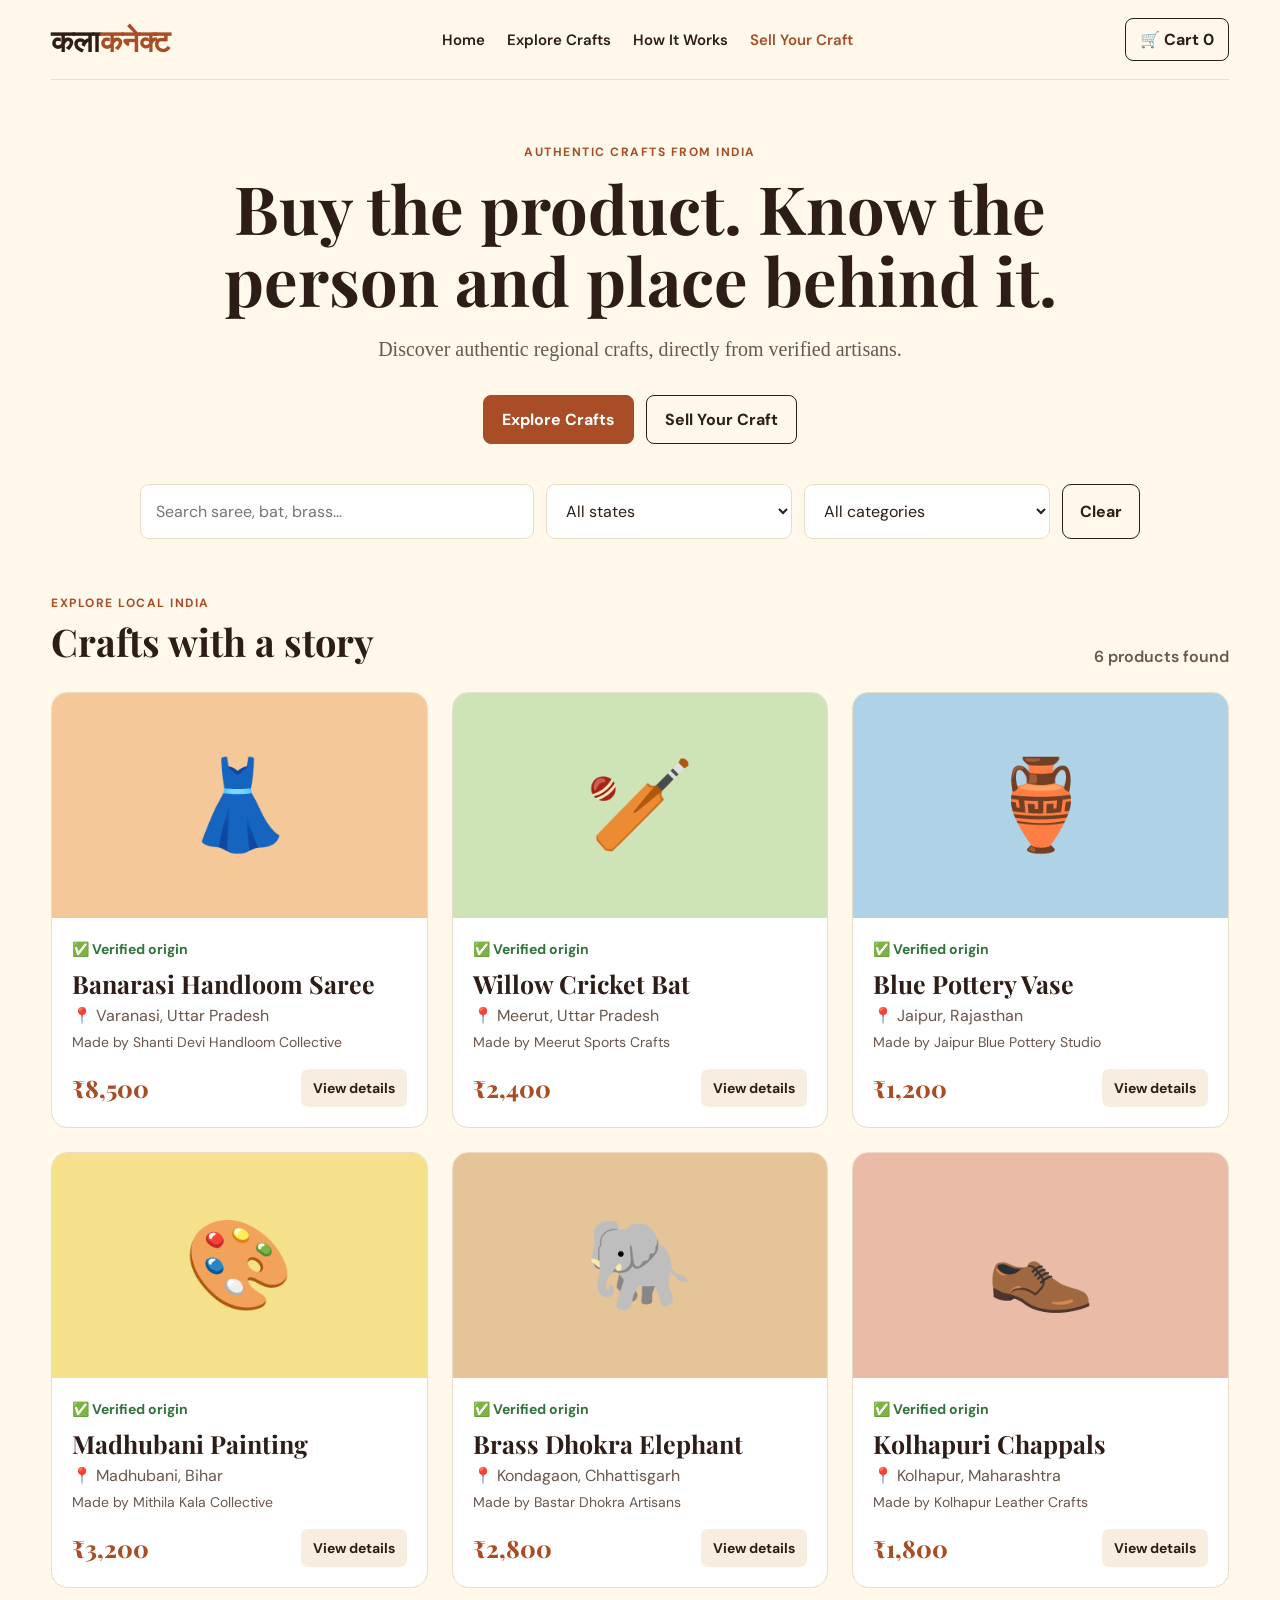
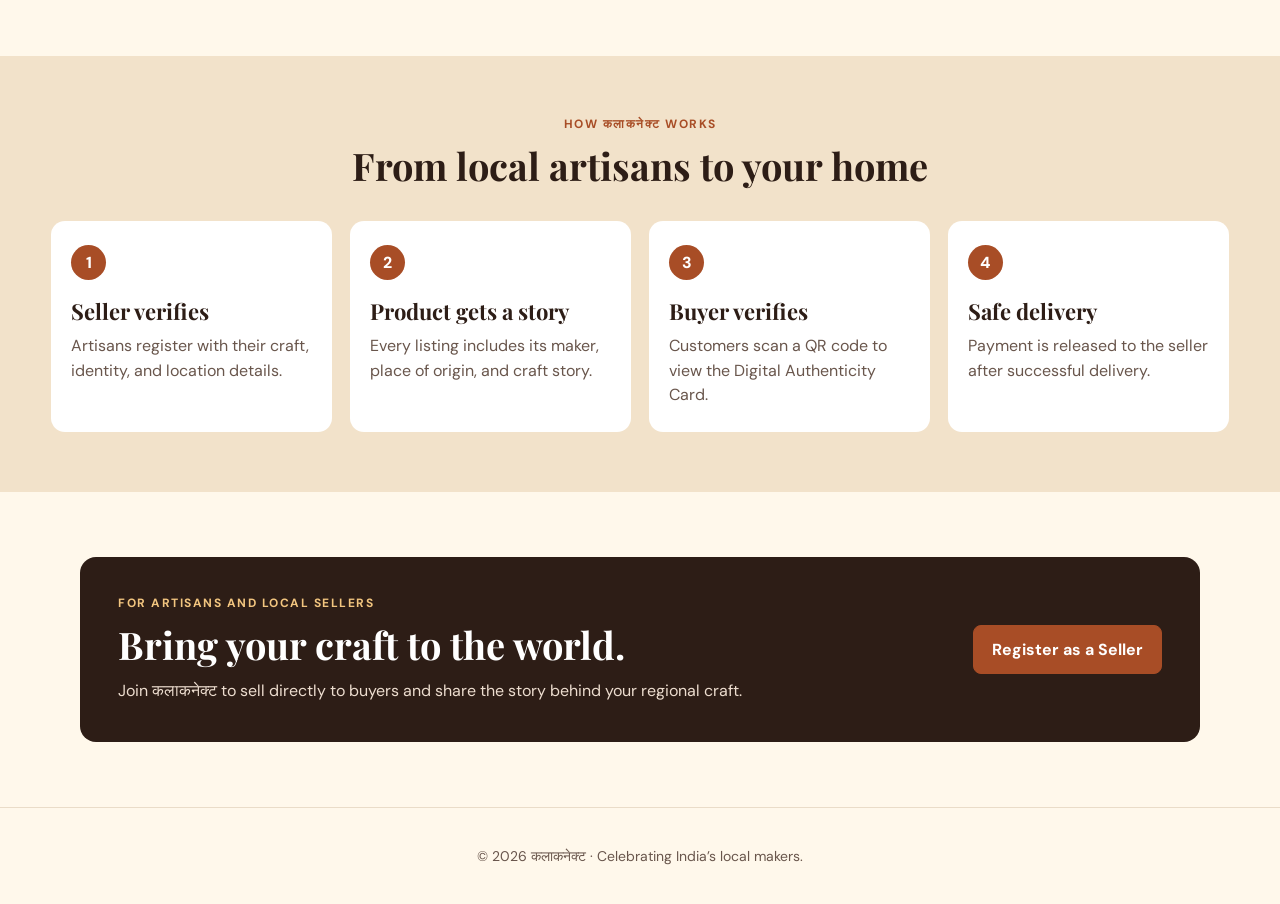
<file: index.html>
<!DOCTYPE html>
<html lang="en">
<head>
  <meta charset="UTF-8">
  <meta name="viewport" content="width=device-width, initial-scale=1.0">
  <title>कलाकनेक्ट | Authentic Regional Crafts</title>

  <link rel="stylesheet" href="style.css">

  <link rel="preconnect" href="https://fonts.googleapis.com">
  <link rel="preconnect" href="https://fonts.gstatic.com" crossorigin>

  <link
    href="https://fonts.googleapis.com/css2?family=DM+Sans:wght@400;500;600;700&family=Playfair+Display:wght@600;700;800&display=swap"
    rel="stylesheet"
  >
</head>

<body>

  <!-- Navigation -->
  <header class="navbar">
    <a href="#home" class="logo">कला<span>कनेक्ट</span></a>

    <nav class="nav-links">
      <a href="#home">Home</a>
      <a href="#products">Explore Crafts</a>
      <a href="#how-it-works">How It Works</a>
      <a href="#seller" class="sell-link">Sell Your Craft</a>
    </nav>

    <button class="cart-button" id="cartButton">
      🛒 Cart <span id="cartCount">0</span>
    </button>
  </header>

  <main>

    <!-- Hero Section -->
    <section class="hero" id="home">
      <p class="eyebrow">AUTHENTIC CRAFTS FROM INDIA</p>

      <h1>Buy the product. Know the person and place behind it.</h1>

      <p class="hero-subtitle">
        Discover authentic regional crafts, directly from verified artisans.
      </p>

      <div class="hero-buttons">
        <a href="#products" class="primary-button">Explore Crafts</a>
        <a href="#seller" class="secondary-button">Sell Your Craft</a>
      </div>
    </section>

    <!-- Search and Filters -->
    <section class="filter-section">
      <input
        type="text"
        id="searchInput"
        placeholder="Search saree, bat, brass..."
        aria-label="Search products"
      >

      <select id="stateFilter" aria-label="Filter by state">
        <option value="all">All states</option>
        <option value="Uttar Pradesh">Uttar Pradesh</option>
        <option value="Rajasthan">Rajasthan</option>
        <option value="Bihar">Bihar</option>
        <option value="Chhattisgarh">Chhattisgarh</option>
        <option value="Maharashtra">Maharashtra</option>
      </select>

      <select id="categoryFilter" aria-label="Filter by category">
        <option value="all">All categories</option>
        <option value="Handloom">Handloom</option>
        <option value="Sports Craft">Sports Craft</option>
        <option value="Pottery">Pottery</option>
        <option value="Painting">Painting</option>
        <option value="Metal Craft">Metal Craft</option>
        <option value="Footwear">Footwear</option>
      </select>

      <button id="clearButton" class="clear-button">Clear</button>
    </section>

    <!-- Product Area -->
    <section class="products-section" id="products">
      <div class="section-title-row">
        <div>
          <p class="eyebrow">EXPLORE LOCAL INDIA</p>
          <h2>Crafts with a story</h2>
        </div>

        <p class="product-count" id="productCount">0 products found</p>
      </div>

      <div class="product-grid" id="productGrid">
        <!-- Product cards added by JavaScript -->
      </div>
    </section>

    <!-- How It Works -->
    <section class="how-it-works" id="how-it-works">
      <p class="eyebrow">HOW कलाकनेक्ट WORKS</p>
      <h2>From local artisans to your home</h2>

      <div class="steps-grid">
        <article class="step-card">
          <div class="step-number">1</div>
          <h3>Seller verifies</h3>
          <p>Artisans register with their craft, identity, and location details.</p>
        </article>

        <article class="step-card">
          <div class="step-number">2</div>
          <h3>Product gets a story</h3>
          <p>Every listing includes its maker, place of origin, and craft story.</p>
        </article>

        <article class="step-card">
          <div class="step-number">3</div>
          <h3>Buyer verifies</h3>
          <p>Customers scan a QR code to view the Digital Authenticity Card.</p>
        </article>

        <article class="step-card">
          <div class="step-number">4</div>
          <h3>Safe delivery</h3>
          <p>Payment is released to the seller after successful delivery.</p>
        </article>
      </div>
    </section>

    <!-- Seller Banner -->
    <section class="seller-section" id="seller">
      <div>
        <p class="eyebrow">FOR ARTISANS AND LOCAL SELLERS</p>
        <h2>Bring your craft to the world.</h2>
        <p>
          Join कलाकनेक्ट to sell directly to buyers and share the story
          behind your regional craft.
        </p>
      </div>

      <button class="primary-button" id="sellerButton">
        Register as a Seller
      </button>
    </section>

  </main>

  <!-- Footer -->
  <footer>
    <p>© 2026 कलाकनेक्ट · Celebrating India’s local makers.</p>
  </footer>

  <!-- Product Details Modal -->
  <div class="modal hidden" id="productModal">
    <div class="modal-box product-modal-box">
      <button class="close-button" id="closeProductModal">&times;</button>
      <div id="productModalContent"></div>
    </div>
  </div>

  <!-- Authenticity Card Modal -->
  <div class="modal hidden" id="authModal">
    <div class="modal-box auth-modal-box">
      <button class="close-button" id="closeAuthModal">&times;</button>
      <div id="authModalContent"></div>
    </div>
  </div>

  <!-- Seller Registration Modal -->
  <div class="modal hidden" id="sellerModal">
    <div class="modal-box seller-modal-box">
      <button class="close-button" id="closeSellerModal">&times;</button>

      <h2>Sell Your Craft on कलाकनेक्ट</h2>

      <p class="modal-description">
        Submit your details and begin your verification journey.
      </p>

      <form id="sellerForm" class="seller-form">
        <label for="sellerName">Artisan / Business Name</label>
        <input
          type="text"
          id="sellerName"
          placeholder="Example: Shanti Devi Handloom Collective"
          required
        >

        <label for="sellerState">State</label>
        <select id="sellerState" required>
          <option value="">Select your state</option>
          <option>Uttar Pradesh</option>
          <option>Rajasthan</option>
          <option>Bihar</option>
          <option>Chhattisgarh</option>
          <option>Maharashtra</option>
        </select>

        <label for="sellerCity">City / District</label>
        <input
          type="text"
          id="sellerCity"
          placeholder="Example: Varanasi"
          required
        >

        <label for="sellerCraft">Craft Category</label>
        <select id="sellerCraft" required>
          <option value="">Select your craft</option>
          <option>Handloom</option>
          <option>Sports Craft</option>
          <option>Pottery</option>
          <option>Painting</option>
          <option>Metal Craft</option>
          <option>Footwear</option>
        </select>

        <label for="sellerStory">Tell us about your craft</label>
        <textarea
          id="sellerStory"
          placeholder="Describe your craft, how it is made, and its history..."
          required
        ></textarea>

        <button type="submit" class="primary-button">
          Submit for Verification
        </button>
      </form>

      <p class="form-success" id="formSuccess"></p>
    </div>
  </div>

  <!-- Cart Modal -->
  <div class="modal hidden" id="cartModal">
    <div class="modal-box cart-modal-box">
      <button class="close-button" id="closeCartModal">&times;</button>

      <h2>Your Cart</h2>

      <div id="cartItems"></div>

      <div class="cart-footer">
        <h3 id="cartTotal">Total: ₹0</h3>

        <button id="checkoutButton" class="primary-button">
          Place Demo Order
        </button>
      </div>
    </div>
  </div>

  <script src="script.js"></script>
</body>
</html>
</file>
<file: style.css>
@import url("https://fonts.googleapis.com/css2?family=DM+Sans:wght@400;500;600;700&family=Playfair+Display:wght@600;700;800&display=swap");

:root {
  --cream: #fff8eb;
  --white: #ffffff;
  --dark-brown: #2d1d16;
  --medium-brown: #69564c;
  --terracotta: #a84d26;
  --terracotta-dark: #803617;
  --green: #31733c;
  --sand: #eadcc8;
  --light-sand: #f7eedf;
  --soft-green: #cee4b6;
  --soft-blue: #afd2e7;
  --soft-yellow: #f5e08b;
  --soft-orange: #f4c899;
  --soft-brown: #e5c497;
  --soft-pink: #eabca8;
  --shadow: 0 12px 30px rgba(71, 40, 20, 0.12);
}

* {
  box-sizing: border-box;
}

html {
  scroll-behavior: smooth;
}

body {
  margin: 0;
  background: var(--cream);
  color: var(--dark-brown);
  font-family: "DM Sans", Arial, sans-serif;
}

body.modal-open {
  overflow: hidden;
}

h1,
h2,
h3 {
  font-family: "Playfair Display", Georgia, serif;
}

a {
  color: inherit;
  text-decoration: none;
}

/* Navbar */

.navbar {
  width: min(1240px, 92%);
  margin: auto;
  padding: 18px 0;
  display: flex;
  align-items: center;
  justify-content: space-between;
  gap: 24px;
  border-bottom: 1px solid var(--sand);
}

.logo {
  font-family: "Playfair Display", Georgia, serif;
  font-size: 30px;
  font-weight: 800;
  white-space: nowrap;
}

.logo span {
  color: var(--terracotta);
}

.nav-links {
  display: flex;
  align-items: center;
  gap: 22px;
  font-size: 15px;
  font-weight: 600;
}

.nav-links a:hover {
  color: var(--terracotta);
}

.sell-link {
  color: var(--terracotta);
}

.cart-button {
  border: 1px solid var(--dark-brown);
  border-radius: 8px;
  background: transparent;
  color: var(--dark-brown);
  padding: 10px 14px;
  cursor: pointer;
  font: inherit;
  font-weight: 700;
}

.cart-button:hover {
  background: var(--dark-brown);
  color: white;
}

/* Hero */

.hero {
  width: min(980px, 92%);
  margin: auto;
  padding: 64px 0 40px;
  text-align: center;
}

.eyebrow {
  margin: 0;
  color: var(--terracotta);
  font-size: 12px;
  font-weight: 700;
  letter-spacing: 1.5px;
}

.hero h1 {
  margin: 12px 0;
  font-size: clamp(39px, 5.2vw, 70px);
  line-height: 1.08;
}

.hero-subtitle {
  max-width: 700px;
  margin: 18px auto 0;
  color: var(--medium-brown);
  font-family: Georgia, serif;
  font-size: 20px;
  line-height: 1.55;
}

.hero-buttons {
  display: flex;
  justify-content: center;
  flex-wrap: wrap;
  gap: 12px;
  margin-top: 30px;
}

.primary-button,
.secondary-button {
  display: inline-block;
  border-radius: 8px;
  padding: 13px 18px;
  cursor: pointer;
  font: inherit;
  font-weight: 700;
  transition: 0.2s ease;
}

.primary-button {
  border: 1px solid var(--terracotta);
  background: var(--terracotta);
  color: white;
}

.primary-button:hover {
  background: var(--terracotta-dark);
  border-color: var(--terracotta-dark);
  transform: translateY(-2px);
}

.secondary-button {
  border: 1px solid var(--dark-brown);
  background: transparent;
  color: var(--dark-brown);
}

.secondary-button:hover {
  background: var(--dark-brown);
  color: white;
}

/* Filters */

.filter-section {
  width: min(1000px, 92%);
  margin: 0 auto 56px;
  display: grid;
  grid-template-columns: 1.6fr 1fr 1fr auto;
  gap: 12px;
}

.filter-section input,
.filter-section select,
.seller-form input,
.seller-form select,
.seller-form textarea {
  width: 100%;
  border: 1px solid var(--sand);
  border-radius: 9px;
  background: var(--white);
  padding: 15px;
  color: var(--dark-brown);
  font: inherit;
}

.filter-section input:focus,
.filter-section select:focus,
.seller-form input:focus,
.seller-form select:focus,
.seller-form textarea:focus {
  outline: 2px solid var(--terracotta);
  border-color: transparent;
}

.clear-button {
  border: 1px solid var(--dark-brown);
  border-radius: 9px;
  background: transparent;
  padding: 0 17px;
  color: var(--dark-brown);
  cursor: pointer;
  font: inherit;
  font-weight: 700;
}

.clear-button:hover {
  background: var(--dark-brown);
  color: white;
}

/* Product Cards */

.products-section {
  width: min(1240px, 92%);
  margin: auto;
  padding-bottom: 68px;
}

.section-title-row {
  display: flex;
  justify-content: space-between;
  align-items: end;
  gap: 20px;
  margin-bottom: 25px;
}

.section-title-row h2 {
  margin: 5px 0 0;
  font-size: 38px;
}

.product-count {
  margin: 0;
  color: var(--medium-brown);
  font-weight: 600;
}

.product-grid {
  display: grid;
  grid-template-columns: repeat(3, 1fr);
  gap: 24px;
}

.product-card {
  overflow: hidden;
  border: 1px solid var(--sand);
  border-radius: 16px;
  background: var(--white);
  transition: 0.22s ease;
}

.product-card:hover {
  box-shadow: var(--shadow);
  transform: translateY(-6px);
}

.product-image {
  height: 225px;
  display: flex;
  align-items: center;
  justify-content: center;
  font-size: 88px;
}

.color-saree {
  background: var(--soft-orange);
}

.color-bat {
  background: var(--soft-green);
}

.color-pottery {
  background: var(--soft-blue);
}

.color-painting {
  background: var(--soft-yellow);
}

.color-dhokra {
  background: var(--soft-brown);
}

.color-chappal {
  background: var(--soft-pink);
}

.product-content {
  padding: 20px;
}

.product-content h3 {
  margin: 11px 0 7px;
  font-size: 25px;
  line-height: 1.12;
}

.verified-badge {
  color: var(--green);
  font-size: 14px;
  font-weight: 700;
}

.location,
.seller-text {
  margin: 7px 0;
  color: var(--medium-brown);
}

.seller-text {
  font-size: 14px;
}

.product-bottom {
  display: flex;
  align-items: center;
  justify-content: space-between;
  gap: 12px;
  margin-top: 18px;
}

.product-price {
  color: var(--terracotta);
  font-family: "Playfair Display", Georgia, serif;
  font-size: 24px;
  font-weight: 800;
}

.view-button {
  border: 0;
  border-radius: 7px;
  background: var(--light-sand);
  padding: 10px 12px;
  color: var(--dark-brown);
  cursor: pointer;
  font: inherit;
  font-size: 14px;
  font-weight: 700;
}

.view-button:hover {
  background: var(--sand);
}

.empty-message {
  grid-column: 1 / -1;
  margin: 0;
  padding: 50px 20px;
  text-align: center;
  color: var(--medium-brown);
}

/* How कलाकनेक्ट Works */

.how-it-works {
  padding: 60px max(4%, calc((100% - 1240px) / 2));
  background: #f2e2ca;
  text-align: center;
}

.how-it-works h2 {
  margin: 8px 0 30px;
  font-size: 38px;
}

.steps-grid {
  max-width: 1240px;
  margin: auto;
  display: grid;
  grid-template-columns: repeat(4, 1fr);
  gap: 18px;
}

.step-card {
  border-radius: 14px;
  background: white;
  padding: 24px 20px;
  text-align: left;
}

.step-number {
  width: 35px;
  height: 35px;
  display: grid;
  place-items: center;
  border-radius: 50%;
  background: var(--terracotta);
  color: white;
  font-weight: 800;
}

.step-card h3 {
  margin: 16px 0 8px;
  font-size: 22px;
}

.step-card p {
  margin: 0;
  color: var(--medium-brown);
  line-height: 1.55;
}

/* Seller Banner */

.seller-section {
  width: min(1120px, 92%);
  margin: 65px auto;
  padding: 38px;
  display: flex;
  justify-content: space-between;
  align-items: center;
  gap: 30px;
  border-radius: 16px;
  background: var(--dark-brown);
  color: white;
}

.seller-section .eyebrow {
  color: #f2c57f;
}

.seller-section h2 {
  margin: 8px 0;
  font-size: 38px;
}

.seller-section p:not(.eyebrow) {
  max-width: 650px;
  margin: 0;
  color: #edddcf;
  line-height: 1.6;
}

.seller-section .primary-button {
  flex-shrink: 0;
}

/* Footer */

footer {
  border-top: 1px solid var(--sand);
  padding: 25px;
  text-align: center;
  color: var(--medium-brown);
  font-size: 14px;
}

/* Modals */

.modal {
  position: fixed;
  z-index: 1000;
  inset: 0;
  display: grid;
  place-items: center;
  overflow-y: auto;
  padding: 24px;
  background: rgba(30, 20, 14, 0.68);
}

.modal.hidden {
  display: none;
}

.modal-box {
  position: relative;
  width: min(760px, 100%);
  max-height: 93vh;
  overflow-y: auto;
  border-radius: 16px;
  background: white;
  box-shadow: 0 20px 60px rgba(0, 0, 0, 0.28);
}

.close-button {
  position: absolute;
  z-index: 2;
  top: 12px;
  right: 15px;
  width: 38px;
  height: 38px;
  border: 0;
  border-radius: 50%;
  background: white;
  color: var(--dark-brown);
  cursor: pointer;
  font-size: 30px;
  line-height: 34px;
}

.close-button:hover {
  background: var(--terracotta);
  color: white;
}

/* Product Detail Modal */

.product-detail {
  display: grid;
  grid-template-columns: 1fr 1.05fr;
}

.detail-image-area {
  min-height: 450px;
  display: flex;
  align-items: center;
  justify-content: center;
  font-size: 150px;
}

.detail-content {
  padding: 42px 30px 30px;
}

.detail-content h2 {
  margin: 12px 0 6px;
  font-size: 36px;
  line-height: 1.1;
}

.detail-price {
  margin: 6px 0 16px;
  color: var(--terracotta);
  font-family: "Playfair Display", Georgia, serif;
  font-size: 28px;
  font-weight: 800;
}

.detail-content h3 {
  margin: 24px 0 7px;
  font-size: 22px;
}

.detail-content p {
  color: var(--medium-brown);
  line-height: 1.6;
}

.detail-actions {
  display: flex;
  flex-wrap: wrap;
  gap: 10px;
  margin-top: 25px;
}

.detail-actions button {
  border: 0;
}

/* Digital Authenticity Card */

.auth-card {
  overflow: hidden;
  border: 1px solid var(--sand);
  border-radius: 16px;
}

.auth-header {
  padding: 32px 30px;
  background: var(--dark-brown);
  color: white;
  text-align: center;
}

.auth-brand {
  margin: 0;
  color: #f2c57f;
  font-family: "Playfair Display", Georgia, serif;
  font-size: 28px;
  font-weight: 800;
}

.auth-header h2 {
  margin: 8px 0;
  font-size: 32px;
}

.auth-header p:last-child {
  margin: 0;
  color: #ead8c7;
}

.auth-product-icon {
  height: 220px;
  display: flex;
  align-items: center;
  justify-content: center;
  font-size: 110px;
}

.auth-content {
  padding: 30px;
}

.auth-content h2 {
  margin: 10px 0 20px;
  font-size: 30px;
}

.auth-details {
  display: grid;
  grid-template-columns: 1fr 1fr;
  gap: 13px;
}

.auth-detail {
  padding: 12px;
  border-radius: 8px;
  background: var(--light-sand);
}

.auth-detail span {
  display: block;
  margin-bottom: 4px;
  color: var(--medium-brown);
  font-size: 12px;
  font-weight: 700;
  letter-spacing: 0.5px;
  text-transform: uppercase;
}

.auth-detail strong {
  font-size: 14px;
}

.story-box {
  margin-top: 22px;
  padding: 18px;
  border-left: 4px solid var(--terracotta);
  background: #fbf3e7;
}

.story-box h3 {
  margin: 0 0 8px;
  font-size: 21px;
}

.story-box p {
  margin: 0;
  color: var(--medium-brown);
  line-height: 1.6;
}

.qr-area {
  display: flex;
  align-items: center;
  gap: 20px;
  margin-top: 25px;
  padding-top: 22px;
  border-top: 1px solid var(--sand);
}

.fake-qr {
  width: 115px;
  height: 115px;
  display: grid;
  place-items: center;
  overflow: hidden;
  border: 7px solid white;
  box-shadow: 0 0 0 1px var(--dark-brown);
  background:
    linear-gradient(90deg, #111 12%, transparent 12% 23%, #111 23% 38%, transparent 38% 48%, #111 48% 61%, transparent 61% 72%, #111 72% 88%, transparent 88%),
    linear-gradient(#111 12%, transparent 12% 23%, #111 23% 38%, transparent 38% 48%, #111 48% 61%, transparent 61% 72%, #111 72% 88%, transparent 88%);
  background-size: 22px 22px;
}

.fake-qr span {
  padding: 5px;
  background: white;
  color: var(--dark-brown);
  font-size: 10px;
  font-weight: 800;
}

.qr-area h3 {
  margin: 0 0 7px;
  font-size: 22px;
}

.qr-area p {
  margin: 0;
  color: var(--medium-brown);
  line-height: 1.5;
}

.issued-text {
  margin: 22px 0 0;
  text-align: center;
  color: var(--medium-brown);
  font-size: 13px;
}

/* Seller Form */

.seller-modal-box {
  padding: 42px 32px 30px;
}

.seller-modal-box h2 {
  margin: 0;
  font-size: 35px;
}

.modal-description {
  color: var(--medium-brown);
  line-height: 1.55;
}

.seller-form {
  display: grid;
  gap: 9px;
  margin-top: 20px;
}

.seller-form label {
  margin-top: 9px;
  font-weight: 700;
}

.seller-form textarea {
  min-height: 115px;
  resize: vertical;
}

.seller-form button {
  border: 0;
  margin-top: 13px;
}

.form-success {
  margin-bottom: 0;
  color: var(--green);
  font-weight: 700;
  line-height: 1.55;
}

/* Cart */

.cart-modal-box {
  padding: 42px 30px 28px;
}

.cart-modal-box h2 {
  margin: 0 0 22px;
  font-size: 35px;
}

.cart-item {
  display: flex;
  align-items: center;
  gap: 15px;
  padding: 15px 0;
  border-bottom: 1px solid var(--sand);
}

.cart-item-icon {
  width: 62px;
  height: 62px;
  display: grid;
  place-items: center;
  border-radius: 9px;
  font-size: 35px;
}

.cart-item-info {
  flex: 1;
}

.cart-item-info h3 {
  margin: 0 0 4px;
  font-size: 20px;
}

.cart-item-info p {
  margin: 0;
  color: var(--medium-brown);
  font-size: 14px;
}

.cart-item-price {
  color: var(--terracotta);
  font-family: "Playfair Display", Georgia, serif;
  font-size: 19px;
  font-weight: 800;
}

.remove-button {
  border: 0;
  background: transparent;
  color: #9b2c20;
  cursor: pointer;
  font: inherit;
  font-weight: 700;
}

.empty-cart {
  padding: 25px 0;
  color: var(--medium-brown);
  text-align: center;
}

.cart-footer {
  display: flex;
  align-items: center;
  justify-content: space-between;
  gap: 15px;
  padding-top: 22px;
}

.cart-footer h3 {
  margin: 0;
  font-size: 24px;
}

.cart-footer button {
  border: 0;
}

/* Responsive */

@media (max-width: 900px) {
  .navbar {
    flex-wrap: wrap;
  }

  .nav-links {
    order: 3;
    width: 100%;
    justify-content: center;
  }

  .product-grid {
    grid-template-columns: repeat(2, 1fr);
  }

  .steps-grid {
    grid-template-columns: repeat(2, 1fr);
  }

  .seller-section {
    align-items: flex-start;
    flex-direction: column;
  }
}

@media (max-width: 700px) {
  .filter-section {
    grid-template-columns: 1fr;
  }

  .clear-button {
    min-height: 48px;
  }

  .product-detail {
    grid-template-columns: 1fr;
  }

  .detail-image-area {
    min-height: 260px;
  }

  .auth-details {
    grid-template-columns: 1fr;
  }
}

@media (max-width: 520px) {
  .navbar {
    flex-direction: column;
  }

  .nav-links {
    flex-wrap: wrap;
    gap: 12px;
  }

  .product-grid,
  .steps-grid {
    grid-template-columns: 1fr;
  }

  .section-title-row {
    align-items: flex-start;
    flex-direction: column;
    gap: 6px;
  }

  .hero {
    padding-top: 42px;
  }

  .hero h1 {
    font-size: 40px;
  }

  .seller-section {
    padding: 28px;
  }

  .seller-section h2,
  .how-it-works h2 {
    font-size: 31px;
  }

  .modal {
    padding: 12px;
  }

  .detail-content,
  .auth-content,
  .seller-modal-box,
  .cart-modal-box {
    padding: 34px 20px 22px;
  }

  .qr-area {
    align-items: flex-start;
    flex-direction: column;
  }

  .cart-footer {
    align-items: flex-start;
    flex-direction: column;
  }
}
</file>
